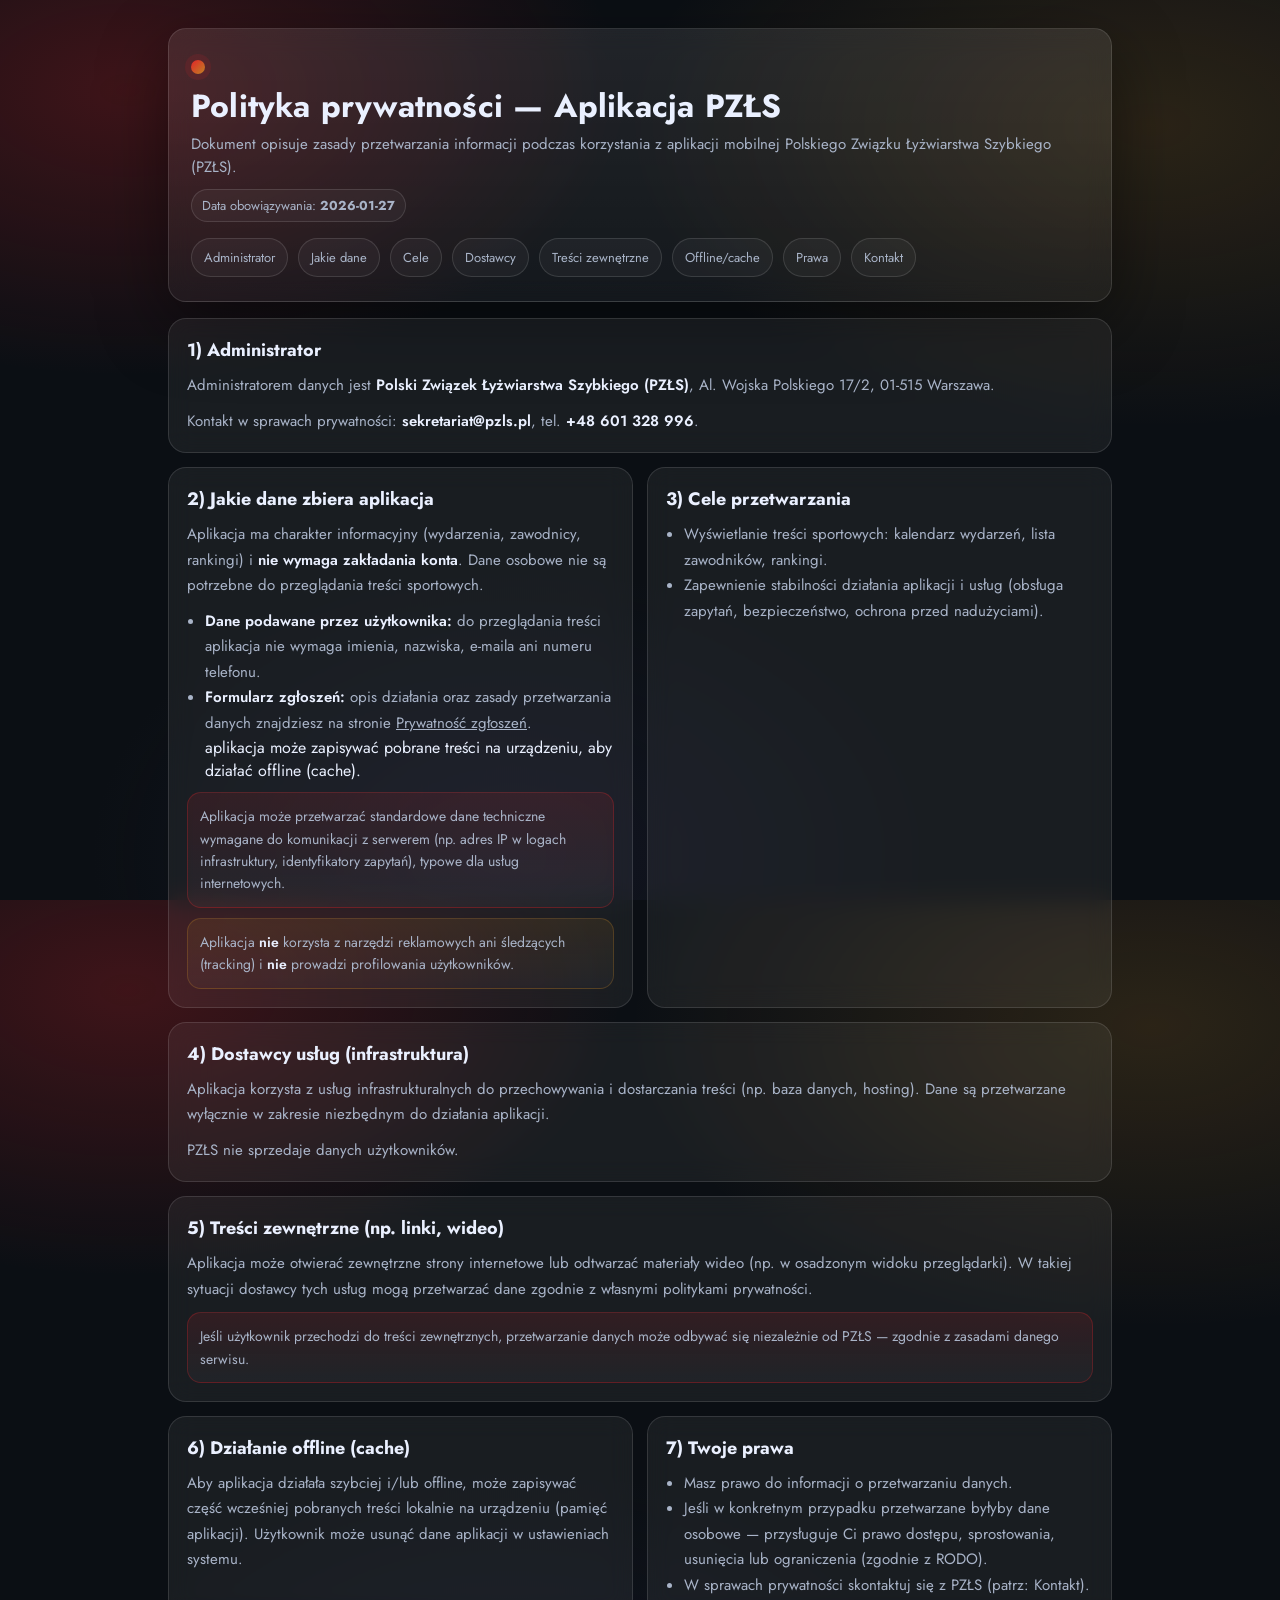
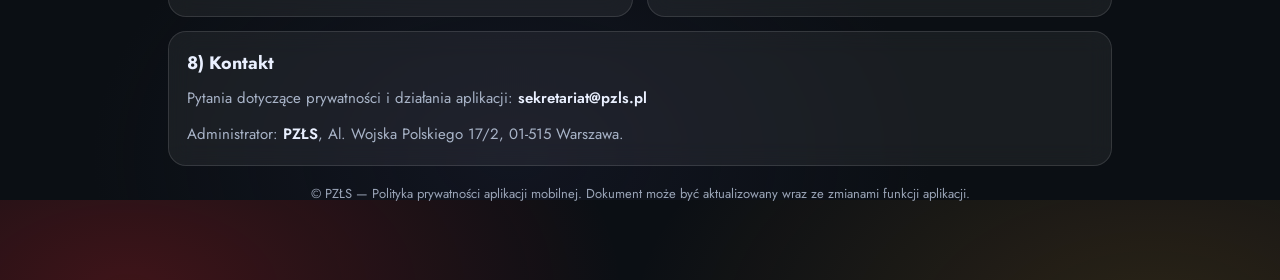
<file: index.html>
<!doctype html>
<html lang="pl">
<head>
  <meta name="google-site-verification" content="yUs9kqZdKV4Nrxh9VmDUD4BcRybHqIRinv03gj68olo" />
  <meta charset="utf-8" />
  <meta name="viewport" content="width=device-width, initial-scale=1" />
  <title>Polityka prywatności — Aplikacja PZŁS</title>
  <meta name="description" content="Polityka prywatności aplikacji mobilnej Polskiego Związku Łyżwiarstwa Szybkiego (PZŁS)." />

  <link rel="preconnect" href="https://fonts.googleapis.com">
  <link rel="preconnect" href="https://fonts.gstatic.com" crossorigin>
  <link href="https://fonts.googleapis.com/css2?family=Jost:wght@300;400;500;600;700&display=swap" rel="stylesheet">

  <style>
    :root{
      /* Brand (PZŁS) */
      --red:#E32428;
      --gold:#BF8224;
      --navy:#191C2F;

      /* Dark PRO look */
      --bg:#0b0f14;
      --text:#eaf0ff;
      --muted:#a9b4c8;
      --card: rgba(255,255,255,.06);
      --border: rgba(255,255,255,.12);
      --shadow: 0 24px 70px rgba(0,0,0,.45);
      --radius: 18px;
    }

    *{box-sizing:border-box}
    html,body{height:100%}
    body{
      margin:0;
      font-family: "Jost", system-ui, -apple-system, Segoe UI, Roboto, Arial, sans-serif;
      color:var(--text);
      background:
        radial-gradient(900px 520px at 10% 10%, rgba(227,36,40,.24), transparent 55%),
        radial-gradient(900px 520px at 90% 14%, rgba(191,130,36,.18), transparent 58%),
        radial-gradient(700px 480px at 40% 95%, rgba(25,28,47,.45), transparent 60%),
        var(--bg);
      min-height:100vh;
    }

    a{color:inherit}
    .wrap{max-width:980px;margin:0 auto;padding:28px 18px 64px}
    .hero{
      border:1px solid var(--border);
      background: linear-gradient(180deg, rgba(255,255,255,.09), rgba(255,255,255,.04));
      border-radius: var(--radius);
      padding: 24px 22px;
      box-shadow: var(--shadow);
      backdrop-filter: blur(12px);
    }

    .brand{
      display:flex;
      align-items:flex-start;
      gap:14px;
      flex-wrap:wrap;
    }
    .mark{
      width:14px;height:14px;border-radius:999px;
      background: linear-gradient(135deg, var(--red), var(--gold));
      box-shadow: 0 0 0 6px rgba(227,36,40,.12);
      margin-top:7px;
      flex:0 0 auto;
    }
    h1{margin:0;font-size:28px;letter-spacing:.2px;line-height:1.15}
    .sub{margin:8px 0 0;color:var(--muted);line-height:1.55;font-size:15px}
    .badge{
      display:inline-block;
      margin-top:10px;
      padding:6px 10px;
      border-radius:999px;
      border:1px solid var(--border);
      background: rgba(255,255,255,.04);
      color: var(--muted);
      font-size: 13px;
    }

    .nav{
      margin-top: 16px;
      display:flex;gap:10px;flex-wrap:wrap;
    }
    .chip{
      display:inline-flex;
      align-items:center;
      gap:8px;
      padding:9px 12px;
      border-radius:999px;
      border:1px solid var(--border);
      background: rgba(255,255,255,.04);
      text-decoration:none;
      color: var(--muted);
      font-size: 13px;
      transition: transform .12s ease, background .12s ease;
    }
    .chip:hover{transform: translateY(-1px); background: rgba(255,255,255,.06); color: var(--text);}

    .grid{
      margin-top: 16px;
      display:grid;
      grid-template-columns: 1fr;
      gap:14px;
    }
    .card{
      border:1px solid var(--border);
      background: var(--card);
      border-radius: var(--radius);
      padding: 18px 18px;
      backdrop-filter: blur(12px);
    }
    .card h2{margin:0 0 10px;font-size:18px}
    .card p,.card li{margin:0;color:var(--muted);line-height:1.7;font-size:15px}
    .card p + p{margin-top:10px}
    ul{margin:10px 0 0;padding-left: 18px}
    .hl{color:var(--text);font-weight:600}

    .note{
      margin-top: 10px;
      padding: 12px 12px;
      border-radius: 14px;
      border: 1px solid rgba(227,36,40,.28);
      background: linear-gradient(180deg, rgba(227,36,40,.12), rgba(255,255,255,.03));
      color: var(--muted);
      font-size: 14px;
      line-height: 1.6;
    }

    .ok{
      border: 1px solid rgba(191,130,36,.28);
      background: linear-gradient(180deg, rgba(191,130,36,.12), rgba(255,255,255,.03));
    }

    .footer{
      margin-top: 18px;
      color: var(--muted);
      font-size: 13px;
      text-align:center;
      opacity:.9;
    }

    @media (min-width: 820px){
      h1{font-size:32px}
      .grid{grid-template-columns: 1fr 1fr}
      .span2{grid-column: 1 / -1}
    }
  </style>
</head>

<body>
  <main class="wrap">
    <section class="hero" aria-label="Nagłówek polityki prywatności">
      <div class="brand">
        <div class="mark" aria-hidden="true"></div>
        <div>
          <h1>Polityka prywatności — Aplikacja PZŁS</h1>
          <p class="sub">
            Dokument opisuje zasady przetwarzania informacji podczas korzystania z aplikacji mobilnej
            Polskiego Związku Łyżwiarstwa Szybkiego (PZŁS).
          </p>
          <div class="badge">Data obowiązywania: <strong>2026-01-27</strong></div>
        </div>
      </div>

      <nav class="nav" aria-label="Nawigacja po sekcjach">
        <a class="chip" href="#admin">Administrator</a>
        <a class="chip" href="#collect">Jakie dane</a>
        <a class="chip" href="#purpose">Cele</a>
        <a class="chip" href="#providers">Dostawcy</a>
        <a class="chip" href="#thirdparty">Treści zewnętrzne</a>
        <a class="chip" href="#offline">Offline/cache</a>
        <a class="chip" href="#rights">Prawa</a>
        <a class="chip" href="#contact">Kontakt</a>
      </nav>
    </section>

    <section class="grid" aria-label="Treść polityki">
      <article class="card span2" id="admin">
        <h2>1) Administrator</h2>
        <p>
          Administratorem danych jest <span class="hl">Polski Związek Łyżwiarstwa Szybkiego (PZŁS)</span>,
          Al. Wojska Polskiego 17/2, 01-515 Warszawa.
        </p>
        <p>
          Kontakt w sprawach prywatności: <span class="hl">sekretariat@pzls.pl</span>, tel. <span class="hl">+48 601 328 996</span>.
        </p>
      </article>

      <article class="card" id="collect">
        <h2>2) Jakie dane zbiera aplikacja</h2>
        <p>
          Aplikacja ma charakter informacyjny (wydarzenia, zawodnicy, rankingi) i <span class="hl">nie wymaga zakładania konta</span>.
          Dane osobowe nie są potrzebne do przeglądania treści sportowych.
        </p>
        <ul>
          <li><span class="hl">Dane podawane przez użytkownika:</span> do przeglądania treści aplikacja nie wymaga imienia, nazwiska, e-maila ani numeru telefonu.</li>
          <li><span class="hl">Formularz zgłoszeń:</span> opis działania oraz zasady przetwarzania danych znajdziesz na stronie <a href="privacy-contact.html">Prywatność zgłoszeń</a>.</li> aplikacja może zapisywać pobrane treści na urządzeniu, aby działać offline (cache).</li>
        </ul>

        <div class="note">
          Aplikacja może przetwarzać standardowe dane techniczne wymagane do komunikacji z serwerem
          (np. adres IP w logach infrastruktury, identyfikatory zapytań), typowe dla usług internetowych.
        </div>

        <div class="note ok">
          Aplikacja <span class="hl">nie</span> korzysta z narzędzi reklamowych ani śledzących (tracking) i
          <span class="hl">nie</span> prowadzi profilowania użytkowników.
        </div>
      </article>

      <article class="card" id="purpose">
        <h2>3) Cele przetwarzania</h2>
        <ul>
          <li>Wyświetlanie treści sportowych: kalendarz wydarzeń, lista zawodników, rankingi.</li>
          <li>Zapewnienie stabilności działania aplikacji i usług (obsługa zapytań, bezpieczeństwo, ochrona przed nadużyciami).</li>
        </ul>
      </article>

      <article class="card span2" id="providers">
        <h2>4) Dostawcy usług (infrastruktura)</h2>
        <p>
          Aplikacja korzysta z usług infrastrukturalnych do przechowywania i dostarczania treści (np. baza danych, hosting).
          Dane są przetwarzane wyłącznie w zakresie niezbędnym do działania aplikacji.
        </p>
        <p>
          PZŁS nie sprzedaje danych użytkowników.
        </p>
      </article>

      <article class="card span2" id="thirdparty">
        <h2>5) Treści zewnętrzne (np. linki, wideo)</h2>
        <p>
          Aplikacja może otwierać zewnętrzne strony internetowe lub odtwarzać materiały wideo (np. w osadzonym widoku przeglądarki).
          W takiej sytuacji dostawcy tych usług mogą przetwarzać dane zgodnie z własnymi politykami prywatności.
        </p>
        <div class="note">
          Jeśli użytkownik przechodzi do treści zewnętrznych, przetwarzanie danych może odbywać się niezależnie od PZŁS — zgodnie z zasadami danego serwisu.
        </div>
      </article>

      <article class="card" id="offline">
        <h2>6) Działanie offline (cache)</h2>
        <p>
          Aby aplikacja działała szybciej i/lub offline, może zapisywać część wcześniej pobranych treści
          lokalnie na urządzeniu (pamięć aplikacji). Użytkownik może usunąć dane aplikacji w ustawieniach systemu.
        </p>
      </article>

      <article class="card" id="rights">
        <h2>7) Twoje prawa</h2>
        <ul>
          <li>Masz prawo do informacji o przetwarzaniu danych.</li>
          <li>Jeśli w konkretnym przypadku przetwarzane byłyby dane osobowe — przysługuje Ci prawo dostępu, sprostowania, usunięcia lub ograniczenia (zgodnie z RODO).</li>
          <li>W sprawach prywatności skontaktuj się z PZŁS (patrz: Kontakt).</li>
        </ul>
      </article>

      <article class="card span2" id="contact">
        <h2>8) Kontakt</h2>
        <p>
          Pytania dotyczące prywatności i działania aplikacji: <span class="hl">sekretariat@pzls.pl</span>
        </p>
        <p>
          Administrator: <span class="hl">PZŁS</span>, Al. Wojska Polskiego 17/2, 01-515 Warszawa.
        </p>
      </article>
    </section>

    <p class="footer">
      © PZŁS — Polityka prywatności aplikacji mobilnej. Dokument może być aktualizowany wraz ze zmianami funkcji aplikacji.
    </p>
  </main>
</body>
</html>
</file>
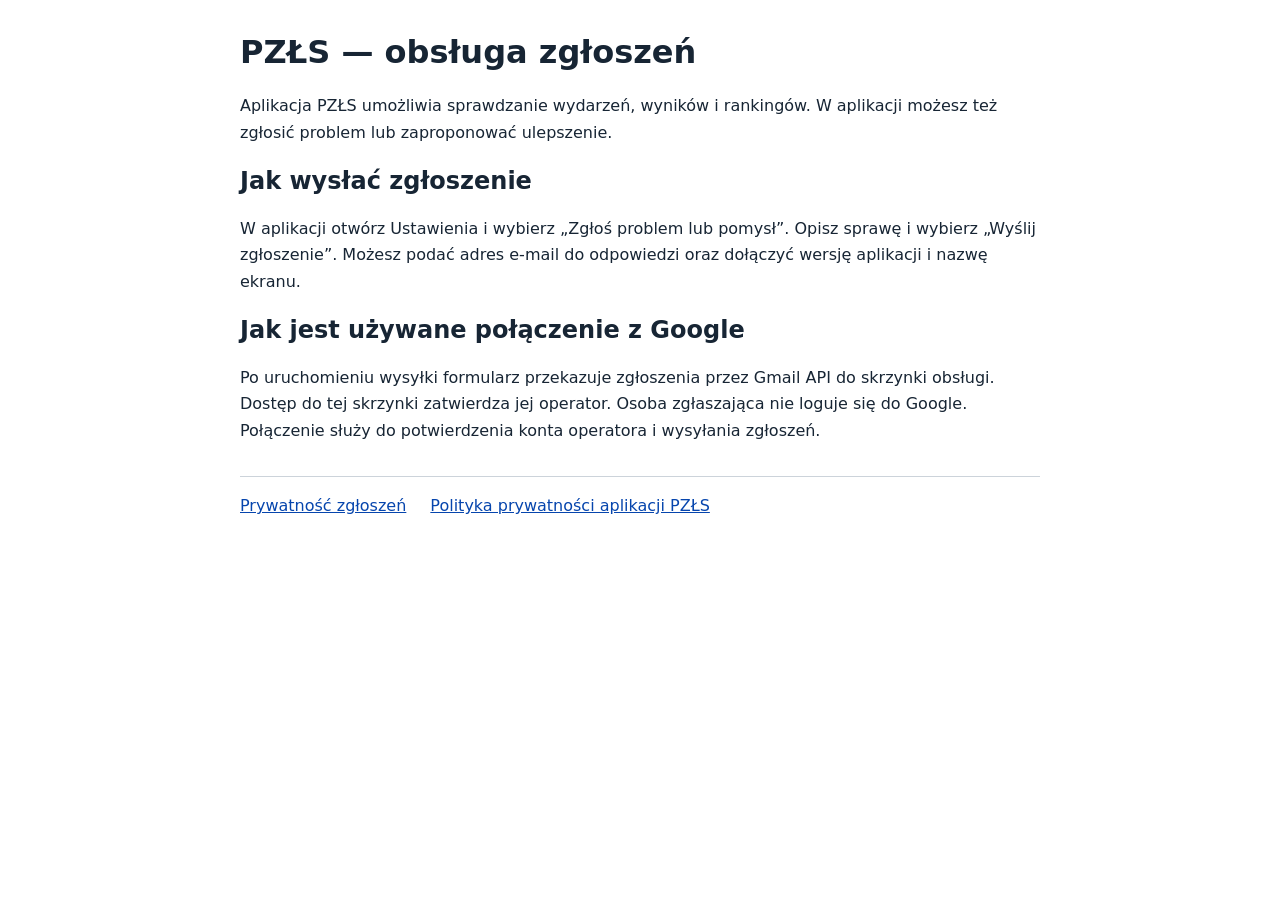
<file: contact.html>
<!doctype html>
<html lang="pl">
<head>
  <meta charset="utf-8">
  <meta name="viewport" content="width=device-width, initial-scale=1">
  <title>PZŁS — obsługa zgłoszeń</title>
  <link rel="stylesheet" href="styles.css">
</head>
<body>
  <main>
    <h1>PZŁS — obsługa zgłoszeń</h1>
    <p>Aplikacja PZŁS umożliwia sprawdzanie wydarzeń, wyników i rankingów. W aplikacji możesz też zgłosić problem lub zaproponować ulepszenie.</p>
    <h2>Jak wysłać zgłoszenie</h2>
    <p>W aplikacji otwórz Ustawienia i wybierz „Zgłoś problem lub pomysł”. Opisz sprawę i wybierz „Wyślij zgłoszenie”. Możesz podać adres e-mail do odpowiedzi oraz dołączyć wersję aplikacji i nazwę ekranu.</p>
    <h2>Jak jest używane połączenie z Google</h2>
    <p>Po uruchomieniu wysyłki formularz przekazuje zgłoszenia przez Gmail API do skrzynki obsługi. Dostęp do tej skrzynki zatwierdza jej operator. Osoba zgłaszająca nie loguje się do Google. Połączenie służy do potwierdzenia konta operatora i wysyłania zgłoszeń.</p>
    <nav aria-label="Informacje o prywatności">
      <a href="privacy-contact.html">Prywatność zgłoszeń</a>
      <a href="index.html">Polityka prywatności aplikacji PZŁS</a>
    </nav>
  </main>
</body>
</html>
</file>
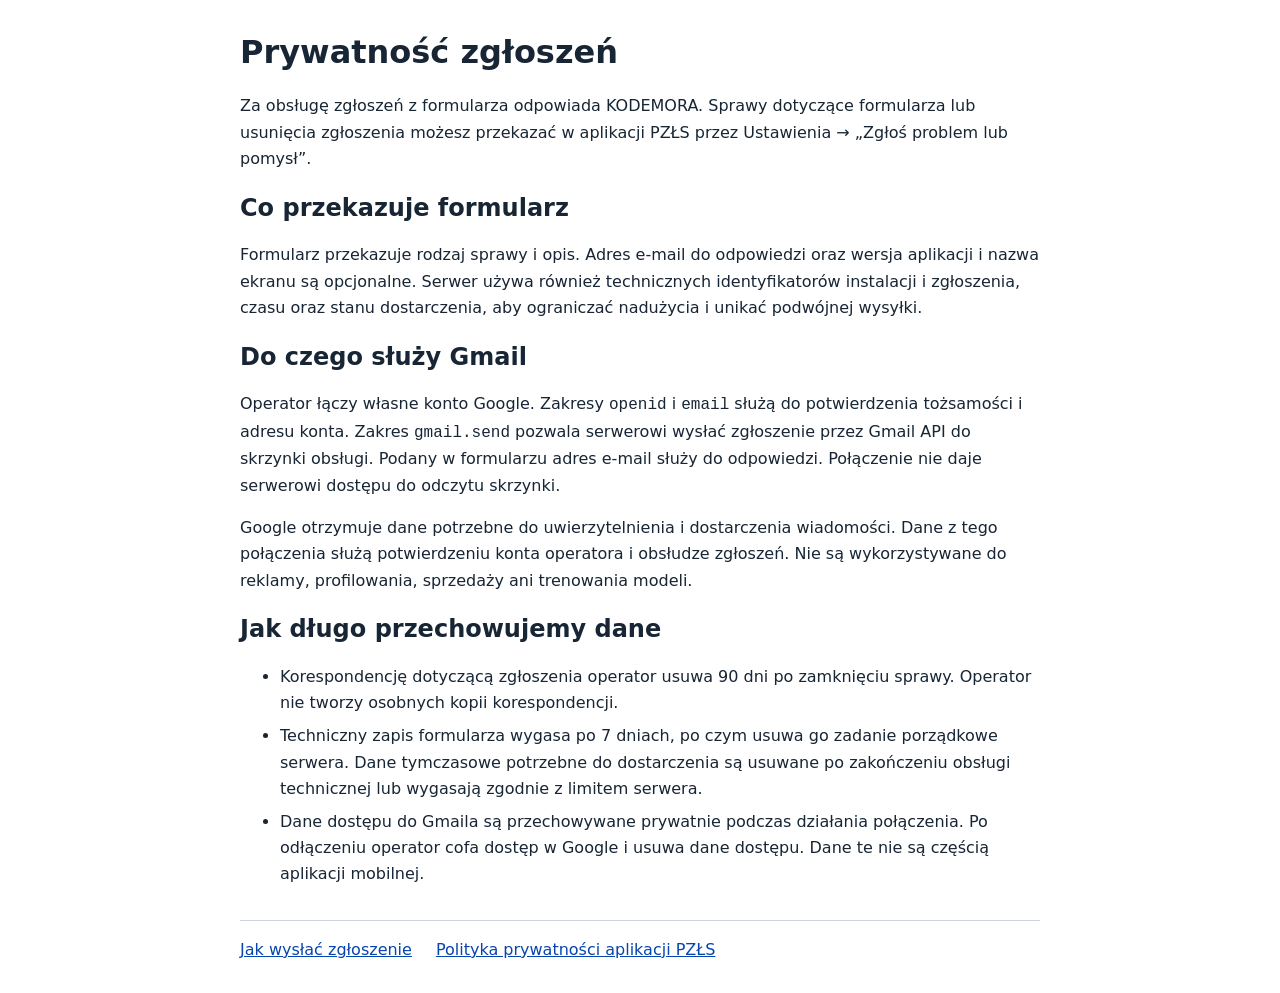
<file: privacy-contact.html>
<!doctype html>
<html lang="pl">
<head>
  <meta charset="utf-8">
  <meta name="viewport" content="width=device-width, initial-scale=1">
  <title>PZŁS — prywatność zgłoszeń</title>
  <link rel="stylesheet" href="styles.css">
</head>
<body>
  <main>
    <h1>Prywatność zgłoszeń</h1>
    <p>Za obsługę zgłoszeń z formularza odpowiada KODEMORA. Sprawy dotyczące formularza lub usunięcia zgłoszenia możesz przekazać w aplikacji PZŁS przez Ustawienia → „Zgłoś problem lub pomysł”.</p>
    <h2>Co przekazuje formularz</h2>
    <p>Formularz przekazuje rodzaj sprawy i opis. Adres e-mail do odpowiedzi oraz wersja aplikacji i nazwa ekranu są opcjonalne. Serwer używa również technicznych identyfikatorów instalacji i zgłoszenia, czasu oraz stanu dostarczenia, aby ograniczać nadużycia i unikać podwójnej wysyłki.</p>
    <h2>Do czego służy Gmail</h2>
    <p>Operator łączy własne konto Google. Zakresy <code>openid</code> i <code>email</code> służą do potwierdzenia tożsamości i adresu konta. Zakres <code>gmail.send</code> pozwala serwerowi wysłać zgłoszenie przez Gmail API do skrzynki obsługi. Podany w formularzu adres e-mail służy do odpowiedzi. Połączenie nie daje serwerowi dostępu do odczytu skrzynki.</p>
    <p>Google otrzymuje dane potrzebne do uwierzytelnienia i dostarczenia wiadomości. Dane z tego połączenia służą potwierdzeniu konta operatora i obsłudze zgłoszeń. Nie są wykorzystywane do reklamy, profilowania, sprzedaży ani trenowania modeli.</p>
    <h2>Jak długo przechowujemy dane</h2>
    <ul>
      <li>Korespondencję dotyczącą zgłoszenia operator usuwa 90 dni po zamknięciu sprawy. Operator nie tworzy osobnych kopii korespondencji.</li>
      <li>Techniczny zapis formularza wygasa po 7 dniach, po czym usuwa go zadanie porządkowe serwera. Dane tymczasowe potrzebne do dostarczenia są usuwane po zakończeniu obsługi technicznej lub wygasają zgodnie z limitem serwera.</li>
      <li>Dane dostępu do Gmaila są przechowywane prywatnie podczas działania połączenia. Po odłączeniu operator cofa dostęp w Google i usuwa dane dostępu. Dane te nie są częścią aplikacji mobilnej.</li>
    </ul>
    <nav aria-label="Pozostałe informacje">
      <a href="contact.html">Jak wysłać zgłoszenie</a>
      <a href="index.html">Polityka prywatności aplikacji PZŁS</a>
    </nav>
  </main>
</body>
</html>
</file>
<file: styles.css>
body {
  max-width: 50rem;
  margin: 2rem auto;
  padding: 0 1rem;
  font: 1rem/1.65 system-ui, sans-serif;
  color: #172534;
  background: #fff;
}

h1, h2 { line-height: 1.25; }
a { color: #0645ad; }
a:focus-visible { outline: 3px solid #a34b00; outline-offset: 3px; }
li { margin: .4rem 0; }
code { overflow-wrap: anywhere; }

nav {
  display: flex;
  flex-wrap: wrap;
  gap: .5rem 1.5rem;
  border-top: 1px solid #ccd3da;
  margin-top: 2rem;
  padding-top: 1rem;
}
</file>
